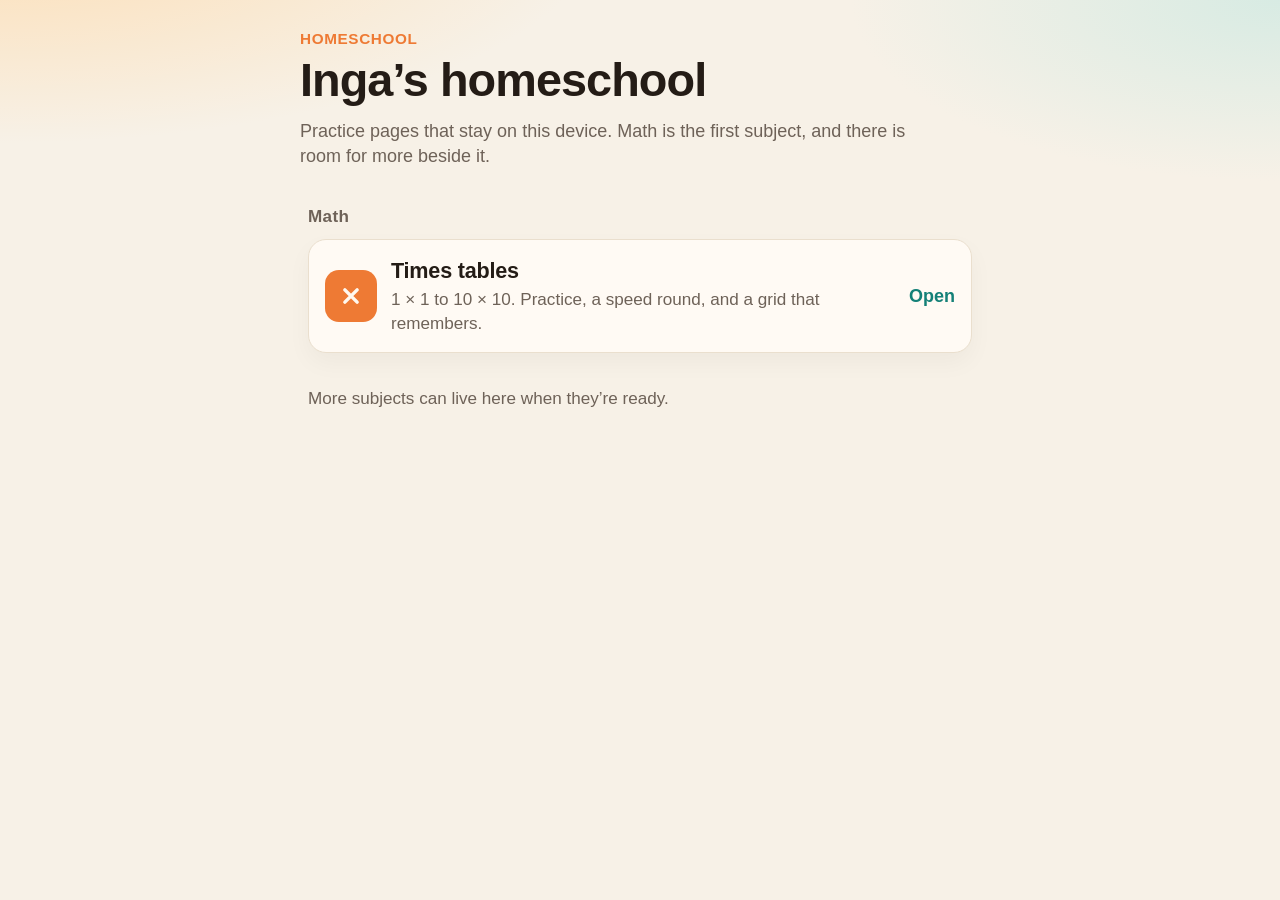
<file: index.html>
<!DOCTYPE html>
<html lang="en">
<head>
  <meta charset="utf-8">
  <meta name="viewport" content="width=device-width, initial-scale=1">
  <title>Inga’s homeschool</title>
  <meta name="description" content="Practice pages for Inga. Math is here, with room for more subjects later.">
  <meta name="theme-color" content="#f7f1e7">
  <meta name="color-scheme" content="light">
  <link rel="icon" href="math/calculation/icon-192.png" type="image/png">
  <link rel="stylesheet" href="site.css">
</head>
<body>
  <main class="wrap">
    <p class="kicker">Homeschool</p>
    <h1>Inga’s homeschool</h1>
    <p class="lede">Practice pages that stay on this device. Math is the first subject, and there is room for more beside it.</p>

    <div class="shelf">
      <section class="subject" aria-labelledby="math-heading">
        <h2 id="math-heading"><a href="math/">Math</a></h2>
        <a class="card" href="math/calculation/">
          <span class="mark" aria-hidden="true">
            <svg width="28" height="28" viewBox="0 0 64 64">
              <path d="M18 18 L46 46 M46 18 L18 46" stroke="#fff8ef" stroke-width="8" stroke-linecap="round"/>
            </svg>
          </span>
          <span>
            <span class="card-title">Times tables</span>
            <span class="card-text">1 × 1 to 10 × 10. Practice, a speed round, and a grid that remembers.</span>
          </span>
          <span class="go" aria-hidden="true">Open</span>
        </a>
      </section>
    </div>

    <p class="later">More subjects can live here when they’re ready.</p>
  </main>
</body>
</html>
</file>
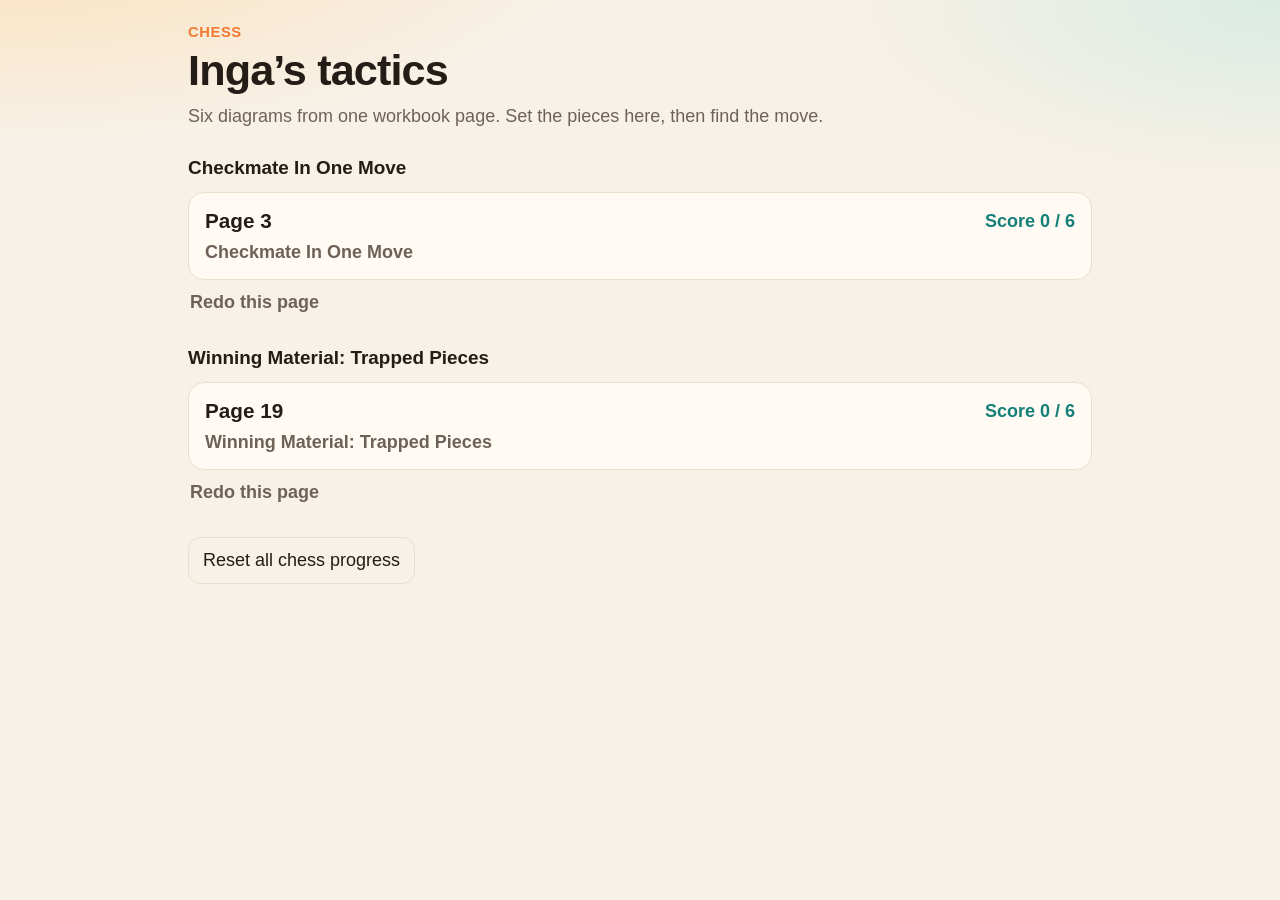
<file: chess/index.html>
<!DOCTYPE html>
<html lang="en">
<head>
  <meta charset="utf-8">
  <meta name="viewport" content="width=device-width, initial-scale=1, viewport-fit=cover">
  <meta name="robots" content="noindex, nofollow">
  <title>Inga’s chess</title>
  <meta name="theme-color" content="#f7f1e7">
  <meta name="color-scheme" content="light">
  <link rel="stylesheet" href="vendor/chessground.base.css">
  <link rel="stylesheet" href="vendor/chessground.brown.css">
  <link rel="stylesheet" href="vendor/chessground.cburnett.css">
  <link rel="stylesheet" href="styles.css">
</head>
<body>
  <main id="view-list" class="view"></main>
  <main id="view-play" class="view" hidden></main>
  <main id="view-check" class="view" hidden></main>
  <dialog id="reset-all" aria-labelledby="reset-all-title">
    <h2 id="reset-all-title">Reset all chess progress?</h2>
    <p>This clears every page’s score on this device.</p>
    <button type="button" class="hold" id="reset-hold"><span>Hold to reset</span></button>
    <button type="button" class="go" id="reset-cancel" autofocus>Keep my scores</button>
  </dialog>
  <script type="module" src="app.js"></script>
</body>
</html>
</file>
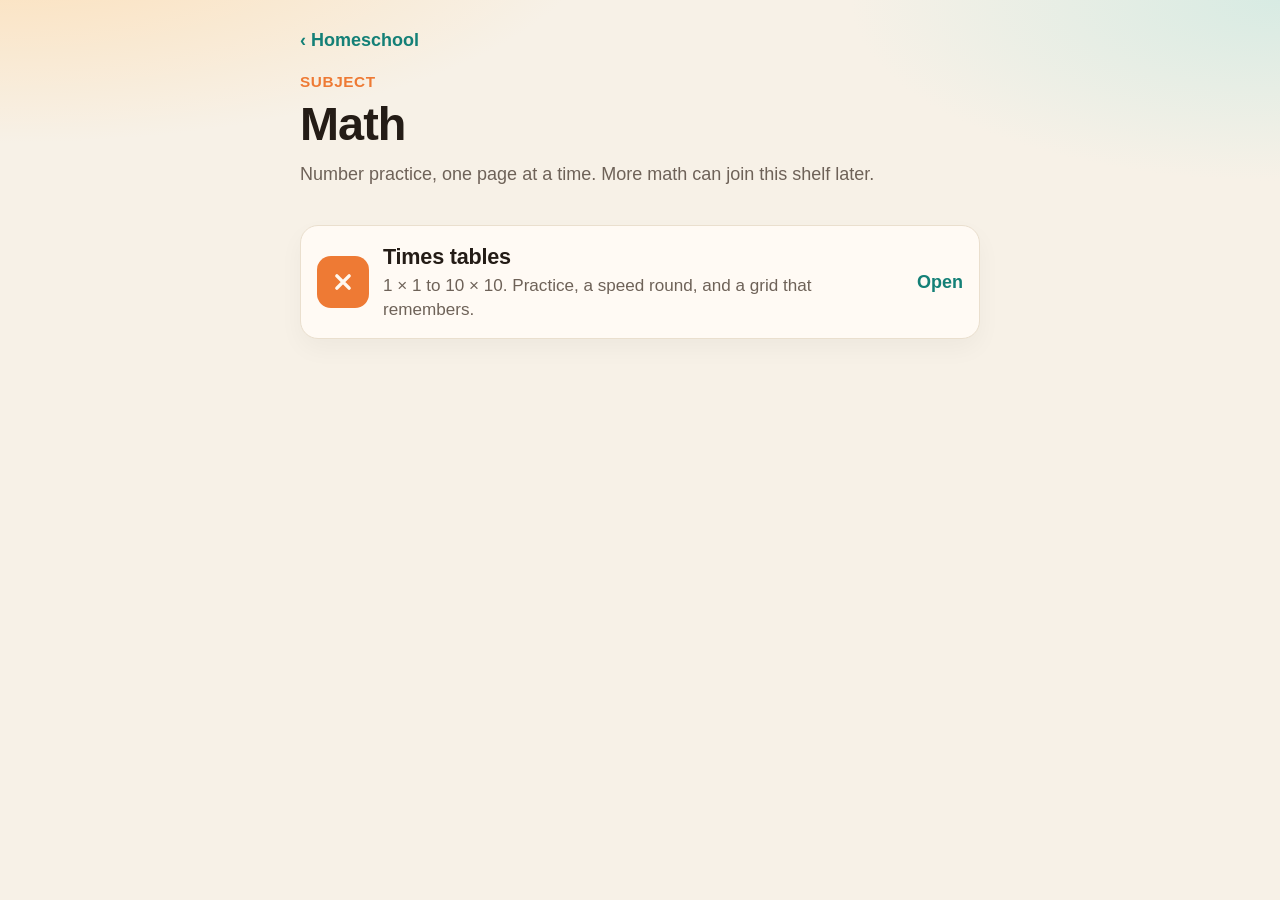
<file: math/index.html>
<!DOCTYPE html>
<html lang="en">
<head>
  <meta charset="utf-8">
  <meta name="viewport" content="width=device-width, initial-scale=1">
  <title>Math · Inga’s homeschool</title>
  <meta name="description" content="Math practice for Inga, starting with the times tables.">
  <meta name="theme-color" content="#f7f1e7">
  <meta name="color-scheme" content="light">
  <link rel="icon" href="calculation/icon-192.png" type="image/png">
  <link rel="stylesheet" href="../site.css">
</head>
<body>
  <main class="wrap">
    <a class="back" href="../">‹ Homeschool</a>
    <p class="kicker">Subject</p>
    <h1>Math</h1>
    <p class="lede">Number practice, one page at a time. More math can join this shelf later.</p>

    <div class="shelf">
      <a class="card" href="calculation/">
        <span class="mark" aria-hidden="true">
          <svg width="28" height="28" viewBox="0 0 64 64">
            <path d="M18 18 L46 46 M46 18 L18 46" stroke="#fff8ef" stroke-width="8" stroke-linecap="round"/>
          </svg>
        </span>
        <span>
          <span class="card-title">Times tables</span>
          <span class="card-text">1 × 1 to 10 × 10. Practice, a speed round, and a grid that remembers.</span>
        </span>
        <span class="go" aria-hidden="true">Open</span>
      </a>
    </div>
  </main>
</body>
</html>
</file>
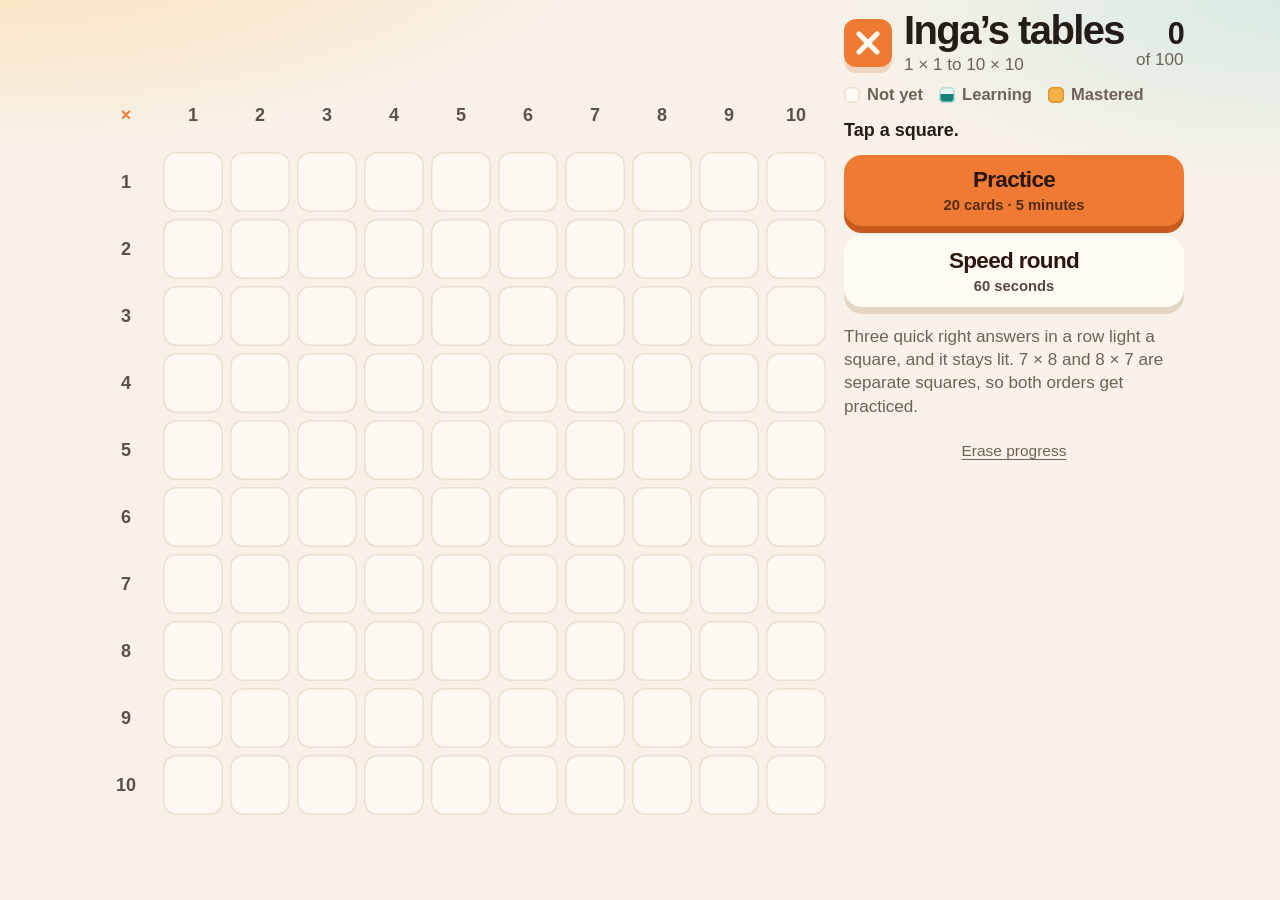
<file: math/calculation/index.html>
<!DOCTYPE html>
<html lang="en">
<head>
  <meta charset="utf-8">
  <meta name="viewport" content="width=device-width, initial-scale=1, viewport-fit=cover">
  <title>Inga’s tables</title>
  <meta name="description" content="Practice the times tables from 1×1 to 10×10. Progress stays on this device.">
  <meta name="theme-color" content="#f7f1e7">
  <meta name="color-scheme" content="light">
  <meta name="apple-mobile-web-app-capable" content="yes">
  <meta name="mobile-web-app-capable" content="yes">
  <meta name="apple-mobile-web-app-title" content="Tables">
  <meta name="apple-mobile-web-app-status-bar-style" content="default">
  <link rel="manifest" href="manifest.json">
  <link rel="icon" href="icon-192.png" type="image/png">
  <link rel="apple-touch-icon" href="icon-192.png">
  <link rel="stylesheet" href="styles.css">
</head>
<body>
  <main id="home" class="screen">
    <header class="brand">
      <svg class="mark" viewBox="0 0 64 64" aria-hidden="true">
        <rect width="64" height="64" rx="16" fill="#ee7a34"/>
        <path d="M20 20 L44 44 M44 20 L20 44" stroke="#fff8ef" stroke-width="7" stroke-linecap="round"/>
      </svg>
      <div class="brand-text">
        <h1>Inga’s tables</h1>
        <p>1 × 1 to 10 × 10</p>
      </div>
      <p class="lit"><strong id="lit-num">0</strong> of 100</p>
    </header>

    <div class="board">
      <div id="grid" class="grid" aria-hidden="true"></div>
    </div>
    <p id="grid-summary" class="sr-only"></p>

    <div class="panel">
      <ul class="legend" aria-label="Square colors">
        <li><i class="swatch swatch-new" aria-hidden="true"></i> Not yet</li>
        <li><i class="swatch swatch-learning" aria-hidden="true"></i> Learning</li>
        <li><i class="swatch swatch-mastered" aria-hidden="true"></i> Mastered</li>
      </ul>
      <p id="cell-info" class="cell-info" aria-live="polite">Tap a square.</p>
      <div class="actions">
        <button type="button" class="go" id="start-practice">
          <span class="go-title">Practice</span>
          <span class="go-sub">20 cards · 5 minutes</span>
        </button>
        <button type="button" class="go go-alt" id="start-speed">
          <span class="go-title">Speed round</span>
          <span class="go-sub" id="best-label">60 seconds</span>
        </button>
      </div>
      <p class="why">Three quick right answers in a row light a square, and it stays lit. 7 × 8 and 8 × 7 are separate squares, so both orders get practiced.</p>
      <button type="button" class="quiet" id="open-reset">Erase progress</button>
    </div>
  </main>

  <section id="play" class="screen" hidden>
    <header class="bar">
      <button type="button" class="back" id="play-back"><span aria-hidden="true">‹</span> Grid</button>
      <p class="bar-mid" id="play-count">1 / 20</p>
      <p class="bar-time" id="play-time">5:00</p>
    </header>
    <div class="timerbar" aria-hidden="true"><span id="play-bar"></span></div>
    <div class="play-frame">
      <div class="prompt">
        <h2 class="sr-only">Practice</h2>
        <p id="play-problem" class="problem" aria-live="polite"></p>
        <p id="play-entry" class="entry" aria-hidden="true"></p>
        <div id="play-feedback" class="feedback" aria-live="polite" aria-atomic="true">
          <p id="play-note"></p>
          <p id="play-trick" class="trick" hidden></p>
        </div>
      </div>
      <div class="answer-side">
        <div class="pad" id="play-pad">
          <button type="button" class="key" data-key="1">1</button>
          <button type="button" class="key" data-key="2">2</button>
          <button type="button" class="key" data-key="3">3</button>
          <button type="button" class="key" data-key="4">4</button>
          <button type="button" class="key" data-key="5">5</button>
          <button type="button" class="key" data-key="6">6</button>
          <button type="button" class="key" data-key="7">7</button>
          <button type="button" class="key" data-key="8">8</button>
          <button type="button" class="key" data-key="9">9</button>
          <button type="button" class="key" data-key="del" aria-label="Delete">
            <svg viewBox="0 0 24 24" aria-hidden="true" width="28" height="28">
              <path d="M8 5h12a2 2 0 0 1 2 2v10a2 2 0 0 1-2 2H8l-6-7 6-7z" fill="none" stroke="currentColor" stroke-width="2" stroke-linejoin="round"/>
              <path d="M11 9l6 6M17 9l-6 6" stroke="currentColor" stroke-width="2" stroke-linecap="round"/>
            </svg>
          </button>
          <button type="button" class="key" data-key="0">0</button>
          <button type="button" class="key ok" data-key="ok">OK</button>
        </div>
        <button type="button" class="go" id="play-continue" hidden>Continue</button>
      </div>
    </div>
  </section>

  <section id="sprint" class="screen" hidden>
    <header class="bar">
      <button type="button" class="back" id="speed-back"><span aria-hidden="true">‹</span> Grid</button>
      <p class="bar-mid">
        <span id="speed-score">0 right</span>
        <span class="bar-sub" id="speed-best">First round</span>
      </p>
      <p class="bar-time" id="speed-time">60</p>
    </header>
    <div class="timerbar" aria-hidden="true"><span id="speed-bar"></span></div>
    <div class="play-frame">
      <div class="prompt">
        <h2 class="sr-only">Speed round</h2>
        <p id="speed-problem" class="problem" aria-live="polite"></p>
        <p id="speed-entry" class="entry" aria-hidden="true"></p>
        <p id="speed-note" class="feedback" aria-live="polite"></p>
        <p id="speed-hint" class="hint" hidden>It checks itself when the number is complete.</p>
      </div>
      <div class="answer-side">
        <div class="pad" id="speed-pad">
          <button type="button" class="key" data-key="1">1</button>
          <button type="button" class="key" data-key="2">2</button>
          <button type="button" class="key" data-key="3">3</button>
          <button type="button" class="key" data-key="4">4</button>
          <button type="button" class="key" data-key="5">5</button>
          <button type="button" class="key" data-key="6">6</button>
          <button type="button" class="key" data-key="7">7</button>
          <button type="button" class="key" data-key="8">8</button>
          <button type="button" class="key" data-key="9">9</button>
          <button type="button" class="key" data-key="del" aria-label="Delete">
            <svg viewBox="0 0 24 24" aria-hidden="true" width="28" height="28">
              <path d="M8 5h12a2 2 0 0 1 2 2v10a2 2 0 0 1-2 2H8l-6-7 6-7z" fill="none" stroke="currentColor" stroke-width="2" stroke-linejoin="round"/>
              <path d="M11 9l6 6M17 9l-6 6" stroke="currentColor" stroke-width="2" stroke-linecap="round"/>
            </svg>
          </button>
          <button type="button" class="key" data-key="0">0</button>
          <button type="button" class="key ok" data-key="ok">OK</button>
        </div>
      </div>
    </div>
  </section>

  <section id="summary" class="screen" hidden>
    <div class="summary-card">
      <p id="sum-kicker" class="kicker"></p>
      <h2 id="sum-title" tabindex="-1"></h2>
      <p id="sum-detail"></p>
      <p id="sum-extra" hidden></p>
      <div class="actions">
        <button type="button" class="go" id="sum-again">Another round</button>
        <button type="button" class="go go-alt" id="sum-home">Back to the grid</button>
      </div>
    </div>
  </section>

  <div id="celebrate" class="celebrate" hidden>
    <div class="celebrate-card" role="dialog" aria-modal="true" aria-labelledby="celebrate-title">
      <p id="celebrate-kicker" class="kicker"></p>
      <h2 id="celebrate-title"></h2>
      <p id="celebrate-sub"></p>
      <div id="celebrate-row" class="mini-row" hidden></div>
      <button type="button" class="go" id="celebrate-go">Keep going</button>
    </div>
  </div>

  <dialog id="reset-dialog" aria-labelledby="reset-title">
    <h2 id="reset-title">Erase everything on this device?</h2>
    <p id="reset-copy">This clears the squares, what practice remembers, and the speed-round best.</p>
    <button type="button" class="hold" id="reset-hold"><span>Hold to erase</span></button>
    <button type="button" class="go" id="reset-cancel" autofocus>Keep my squares</button>
  </dialog>

  <noscript><p class="why">Inga’s tables needs JavaScript. Progress is saved on this device only.</p></noscript>
  <script type="module" src="app.js"></script>
</body>
</html>
</file>
<file: site.css>
:root {
  --paper: #f7f1e7;
  --paper-2: #fffaf4;
  --ink: #241c16;
  --soft: #6e6258;
  --line: #eadfce;
  --persimmon: #ee7a34;
  --teal: #148077;
  --shadow: #e4d5c3;
  color-scheme: light;
  font-family: ui-rounded, "Avenir Next", "Segoe UI", Inter, "Noto Sans", sans-serif;
  font-size: 18px;
  line-height: 1.4;
  color: var(--ink);
}

* { box-sizing: border-box; }

html, body {
  margin: 0;
  min-height: 100%;
  background: var(--paper);
}

body {
  min-height: 100dvh;
  background-image:
    radial-gradient(ellipse 90% 46% at 0% -8%, rgba(255, 214, 160, 0.7), transparent 52%),
    radial-gradient(ellipse 70% 42% at 100% 0%, rgba(190, 230, 224, 0.55), transparent 48%);
}

a { color: inherit; }

a:focus { outline: none; }
a:focus-visible {
  outline: 3px solid var(--teal);
  outline-offset: 3px;
}

.wrap {
  width: min(40rem, 100%);
  margin: 0 auto;
  padding: calc(28px + env(safe-area-inset-top)) 20px calc(36px + env(safe-area-inset-bottom));
}

.back {
  display: inline-block;
  margin: 0 0 18px;
  color: var(--teal);
  font-weight: 650;
  text-decoration: none;
}

.back:hover { text-decoration: underline; }

.kicker {
  margin: 0 0 6px;
  color: var(--persimmon);
  font-size: 0.85rem;
  font-weight: 750;
  letter-spacing: 0.04em;
  text-transform: uppercase;
}

h1 {
  margin: 0;
  font-size: clamp(2rem, 6vw, 2.6rem);
  line-height: 1.1;
  letter-spacing: -0.02em;
}

.lede {
  margin: 12px 0 0;
  max-width: 34rem;
  color: var(--soft);
}

.shelf {
  display: grid;
  gap: 14px;
  margin-top: 28px;
}

.subject {
  margin: 0;
  padding: 8px 8px 12px;
}

.subject h2 {
  margin: 0;
  font-size: 0.95rem;
  font-weight: 650;
  letter-spacing: 0.02em;
}

.subject h2 a {
  color: var(--soft);
  text-decoration: none;
}

.subject h2 a:hover { color: var(--teal); }

.card {
  display: grid;
  grid-template-columns: auto 1fr auto;
  align-items: center;
  gap: 14px;
  margin-top: 10px;
  padding: 16px;
  background: var(--paper-2);
  border: 1px solid var(--line);
  border-radius: 18px;
  box-shadow: 0 10px 24px rgba(36, 28, 22, 0.04);
  text-decoration: none;
}

.card:hover {
  border-color: #d7c3a8;
}

.mark {
  width: 52px;
  height: 52px;
  border-radius: 14px;
  background: var(--persimmon);
  display: grid;
  place-items: center;
}

.mark svg { display: block; }

.card-title {
  display: block;
  font-size: 1.2rem;
  font-weight: 750;
  letter-spacing: -0.01em;
}

.card-text {
  display: block;
  margin-top: 2px;
  color: var(--soft);
  font-size: 0.95rem;
}

.go {
  color: var(--teal);
  font-weight: 750;
}

.later {
  margin: 22px 8px 0;
  color: var(--soft);
  font-size: 0.95rem;
}
</file>
<file: chess/vendor/chessground.base.css>
.cg-wrap {
  box-sizing: content-box;
  position: relative;
  display: block;
}

cg-container {
  position: absolute;
  width: 100%;
  height: 100%;
  display: block;
  top: 0;
}

cg-board {
  position: absolute;
  top: 0;
  left: 0;
  width: 100%;
  height: 100%;
  -webkit-user-select: none;
  -moz-user-select: none;
  -ms-user-select: none;
  user-select: none;
  line-height: 0;
  background-size: cover;
}

.cg-wrap.manipulable cg-board {
  cursor: pointer;
}

cg-board square {
  position: absolute;
  top: 0;
  left: 0;
  width: 12.5%;
  height: 12.5%;
  pointer-events: none;
}

cg-board square.move-dest {
  pointer-events: auto;
}

cg-board square.last-move {
  will-change: transform;
}

.cg-wrap piece {
  position: absolute;
  top: 0;
  left: 0;
  width: 12.5%;
  height: 12.5%;
  background-size: cover;
  z-index: 2;
  will-change: transform;
  pointer-events: none;
}

cg-board piece.dragging {
  cursor: move;
  /* !important to override z-index from 3D piece inline style */
  z-index: 11 !important;
}

piece.anim {
  z-index: 8;
}

piece.fading {
  z-index: 1;
  opacity: 0.5;
}

.cg-wrap piece.ghost {
  opacity: 0.3;
}

.cg-wrap piece svg {
  overflow: hidden;
  position: relative;
  top: 0px;
  left: 0px;
  width: 100%;
  height: 100%;
  pointer-events: none;
  z-index: 2;
  opacity: 0.6;
}

.cg-wrap cg-auto-pieces,
.cg-wrap .cg-shapes,
.cg-wrap .cg-custom-svgs {
  overflow: visible;
  position: absolute;
  top: 0px;
  left: 0px;
  width: 100%;
  height: 100%;
  pointer-events: none;
}

.cg-wrap cg-auto-pieces {
  z-index: 2;
}

.cg-wrap cg-auto-pieces piece {
  opacity: 0.3;
}

.cg-wrap .cg-shapes {
  overflow: hidden;
  opacity: 0.6;
  z-index: 2;
}

.cg-wrap .cg-custom-svgs {
  /* over piece.anim = 8, but under piece.dragging = 11 */
  z-index: 9;
}

.cg-wrap .cg-custom-svgs svg {
  overflow: visible;
}

.cg-wrap coords {
  position: absolute;
  display: flex;
  pointer-events: none;
  opacity: 0.8;
  font-family: sans-serif;
  font-size: 9px;
}

.cg-wrap coords.ranks {
  left: 4px;
  top: -20px;
  flex-flow: column-reverse;
  height: 100%;
  width: 12px;
}

.cg-wrap coords.ranks.black {
  flex-flow: column;
}

.cg-wrap coords.ranks.left {
  left: -15px;
  align-items: flex-end;
}

.cg-wrap coords.files {
  bottom: -4px;
  left: 24px;
  flex-flow: row;
  width: 100%;
  height: 16px;
  text-transform: uppercase;
  text-align: center;
}

.cg-wrap coords.files.black {
  flex-flow: row-reverse;
}

.cg-wrap coords coord {
  flex: 1 1 auto;
}

.cg-wrap coords.ranks coord {
  transform: translateY(39%);
}

.cg-wrap coords.squares {
  bottom: 0;
  left: 0;
  text-transform: uppercase;
  text-align: right;
  flex-flow: column-reverse;
  height: 100%;
  width: 12.5%;
}

.cg-wrap coords.squares.black {
  flex-flow: column;
}

.cg-wrap coords.squares.left {
  text-align: left;
}

.cg-wrap coords.squares coord {
  padding: 6% 4%;
}

.cg-wrap coords.squares.rank2 {
  transform: translateX(100%);
}

.cg-wrap coords.squares.rank3 {
  transform: translateX(200%);
}

.cg-wrap coords.squares.rank4 {
  transform: translateX(300%);
}

.cg-wrap coords.squares.rank5 {
  transform: translateX(400%);
}

.cg-wrap coords.squares.rank6 {
  transform: translateX(500%);
}

.cg-wrap coords.squares.rank7 {
  transform: translateX(600%);
}

.cg-wrap coords.squares.rank8 {
  transform: translateX(700%);
}
</file>
<file: chess/vendor/chessground.brown.css>
/** Colored board squares as an embedded SVG */
cg-board {
  background-color: #f0d9b5;
  background-image: url('[data-uri]');
}

/** Interactive board square colors */
cg-board square.move-dest {
  background: radial-gradient(rgba(20, 85, 30, 0.5) 22%, #208530 0, rgba(0, 0, 0, 0.3) 0, rgba(0, 0, 0, 0) 0);
}
cg-board square.premove-dest {
  background: radial-gradient(rgba(20, 30, 85, 0.5) 22%, #203085 0, rgba(0, 0, 0, 0.3) 0, rgba(0, 0, 0, 0) 0);
}
cg-board square.oc.move-dest {
  background: radial-gradient(transparent 0%, transparent 80%, rgba(20, 85, 0, 0.3) 80%);
}
cg-board square.oc.premove-dest {
  background: radial-gradient(transparent 0%, transparent 80%, rgba(20, 30, 85, 0.2) 80%);
}
cg-board square.move-dest:hover {
  background: rgba(20, 85, 30, 0.3);
}
cg-board square.premove-dest:hover {
  background: rgba(20, 30, 85, 0.2);
}
cg-board square.last-move {
  background-color: rgba(155, 199, 0, 0.41);
}
cg-board square.selected {
  background-color: rgba(20, 85, 30, 0.5);
}
cg-board square.check {
  background: radial-gradient(
    ellipse at center,
    rgba(255, 0, 0, 1) 0%,
    rgba(231, 0, 0, 1) 25%,
    rgba(169, 0, 0, 0) 89%,
    rgba(158, 0, 0, 0) 100%
  );
}
cg-board square.current-premove {
  background-color: rgba(20, 30, 85, 0.5);
}

/** Alternating colors in rank/file/square labels */
.cg-wrap coords:nth-child(odd) coord:nth-child(even),
.cg-wrap coords.squares:nth-child(even) coord:nth-child(odd),
.cg-wrap.orientation-black coords.files:nth-child(even) coord:nth-child(odd),
.cg-wrap coords.files:nth-child(even) coord:nth-child(even) {
  color: rgba(72, 72, 72, 0.8);
}

.cg-wrap coords:nth-child(odd) coord:nth-child(odd),
.cg-wrap coords.squares:nth-child(even) coord:nth-child(even),
.cg-wrap.orientation-black coords.files:nth-child(even) coord:nth-child(even),
.cg-wrap coords.files:nth-child(even) coord:nth-child(odd) {
  color: rgba(255, 255, 255, 0.8);
}
</file>
<file: chess/vendor/chessground.cburnett.css>
/** Embedded SVGs for all chess pieces */
.cg-wrap piece.pawn.white {
  background-image: url('[data-uri]');
}
.cg-wrap piece.bishop.white {
  background-image: url('[data-uri]');
}
.cg-wrap piece.knight.white {
  background-image: url('[data-uri]');
}
.cg-wrap piece.rook.white {
  background-image: url('[data-uri]');
}
.cg-wrap piece.queen.white {
  background-image: url('[data-uri]');
}
.cg-wrap piece.king.white {
  background-image: url('[data-uri]');
}
.cg-wrap piece.pawn.black {
  background-image: url('[data-uri]');
}
.cg-wrap piece.bishop.black {
  background-image: url('[data-uri]');
}
.cg-wrap piece.knight.black {
  background-image: url('[data-uri]');
}
.cg-wrap piece.rook.black {
  background-image: url('[data-uri]');
}
.cg-wrap piece.queen.black {
  background-image: url('[data-uri]');
}
.cg-wrap piece.king.black {
  background-image: url('[data-uri]');
}
</file>
<file: chess/styles.css>
:root {
  --paper: #f7f1e7;
  --paper-2: #fffaf4;
  --ink: #241c16;
  --soft: #6e6258;
  --line: #eadfce;
  --persimmon: #ee7a34;
  --teal: #148077;
  --bad: #9c3b2e;
  color-scheme: light;
  font-family: ui-rounded, "Avenir Next", "Segoe UI", Inter, "Noto Sans", sans-serif;
  font-size: 18px;
  line-height: 1.4;
  color: var(--ink);
}

* { box-sizing: border-box; }

html, body {
  margin: 0;
  min-height: 100%;
  background: var(--paper);
}

body {
  min-height: 100dvh;
  background-image:
    radial-gradient(ellipse 90% 46% at 0% -8%, rgba(255, 214, 160, 0.65), transparent 52%),
    radial-gradient(ellipse 70% 42% at 100% 0%, rgba(190, 230, 224, 0.5), transparent 48%);
}

button, input { font: inherit; color: inherit; }
button { cursor: pointer; }

a { color: var(--teal); font-weight: 650; }
a:focus-visible, button:focus-visible, input:focus-visible {
  outline: 3px solid var(--teal);
  outline-offset: 3px;
}

.wrap {
  width: min(52rem, 100%);
  margin: 0 auto;
  padding: calc(22px + env(safe-area-inset-top)) 16px calc(28px + env(safe-area-inset-bottom));
}

.kicker {
  margin: 0 0 4px;
  color: var(--persimmon);
  font-size: 0.82rem;
  font-weight: 750;
  letter-spacing: 0.04em;
  text-transform: uppercase;
}

h1 {
  margin: 0;
  font-size: clamp(1.8rem, 5vw, 2.4rem);
  line-height: 1.1;
  letter-spacing: -0.02em;
}

.lede { margin: 10px 0 0; color: var(--soft); max-width: 36rem; }

.group { margin-top: 26px; }
.group h2 { margin: 0 0 8px; font-size: 1.05rem; }

.page-link {
  display: grid;
  grid-template-columns: 1fr auto;
  gap: 4px 12px;
  margin-top: 10px;
  padding: 14px 16px;
  background: var(--paper-2);
  border: 1px solid var(--line);
  border-radius: 16px;
  text-decoration: none;
  color: inherit;
}

.page-link strong { font-size: 1.15rem; }
.page-link span { color: var(--soft); }
.score-pill,
.page-link .score-pill {
  align-self: center;
  font-weight: 750;
  color: var(--teal);
}
.score-pill .with-hint,
.page-link .score-pill .with-hint { color: var(--soft); font-weight: 650; }
.score-pill.done,
.page-link .score-pill.done { color: var(--persimmon); }

.page-row { margin-top: 10px; }
.page-row .page-link { margin-top: 0; }
.redo {
  margin-top: 6px;
  border: 0;
  background: transparent;
  color: var(--soft);
  font-weight: 650;
  padding: 4px 2px;
}
.note.help { color: var(--soft); }

.reset-all {
  margin-top: 28px;
}

dialog {
  width: min(24rem, calc(100% - 32px));
  border: 0;
  border-radius: 18px;
  padding: 18px;
  background: var(--paper-2);
  color: var(--ink);
}
dialog::backdrop { background: rgba(36, 28, 22, 0.46); }
dialog h2 { margin: 0; font-size: 1.35rem; }
dialog p { margin: 8px 0 16px; color: var(--soft); }
.hold {
  position: relative;
  isolation: isolate;
  overflow: hidden;
  width: 100%;
  min-height: 52px;
  margin-bottom: 10px;
  border: 2px solid #e4c2b4;
  border-radius: 14px;
  background: var(--paper-2);
  color: #8a3b2a;
  font-weight: 800;
  touch-action: none;
  user-select: none;
}
.hold::before {
  content: "";
  position: absolute;
  inset: 0 auto 0 0;
  width: calc(var(--hold, 0) * 100%);
  background: #f6d2c6;
  z-index: -1;
}
.hold span { position: relative; z-index: 1; }

.play-top, .check-top {
  display: flex;
  justify-content: space-between;
  align-items: end;
  gap: 12px;
  margin-bottom: 12px;
}

.score-pill { white-space: nowrap; }

@media (max-width: 640px) {
  .play-top, .check-top { flex-direction: column; align-items: flex-start; }
}

.play-top p, .check-top p { margin: 0; }

.stage {
  display: grid;
  gap: 16px;
}

@media (min-width: 860px) {
  .stage { grid-template-columns: minmax(280px, 560px) minmax(220px, 1fr); align-items: start; }
}

.board-column { min-width: 0; }

.board-wrap {
  width: min(96vw, 70dvh, 560px);
  aspect-ratio: 1;
}

.board-wrap > div, .board-wrap .cg-wrap { width: 100%; height: 100%; }

.result {
  display: flex;
  align-items: center;
  gap: 12px;
  width: min(96vw, 70dvh, 560px);
  margin: 12px 0 0;
  padding: 12px 14px;
  border-radius: 16px;
  background: #e5f6ec;
  color: #14643a;
  font-weight: 800;
  animation: result-in 0.28s ease;
}
.result[hidden] { display: none; }
.result.bad { background: #fdecea; color: #8a3328; }
.result.help { background: #f3eee8; color: #3f3832; border: 1px solid #e4d8cb; }
.result .mark { width: 2.75rem; height: 2.75rem; flex: none; }
.result-title { display: block; font-size: 1.45rem; line-height: 1.15; }
.result-extra { display: block; margin-top: 2px; font-size: 1rem; font-weight: 650; }

.board-wrap.flash-good cg-board square.last-move {
  background-color: rgba(47, 158, 91, 0.5);
  animation: square-good 0.7s ease;
}
.board-wrap.flash-bad cg-board square.last-move {
  background-color: rgba(196, 74, 58, 0.42);
  animation: square-bad 0.85s ease;
}

@keyframes result-in {
  from { opacity: 0; transform: translateY(6px); }
  to { opacity: 1; transform: none; }
}
@keyframes square-good {
  0% { background-color: rgba(47, 158, 91, 0.92); }
  100% { background-color: rgba(47, 158, 91, 0.5); }
}
@keyframes square-bad {
  0% { background-color: rgba(196, 74, 58, 0.88); }
  100% { background-color: rgba(196, 74, 58, 0.42); }
}

@media (prefers-reduced-motion: reduce) {
  .result,
  .board-wrap.flash-good cg-board square.last-move,
  .board-wrap.flash-bad cg-board square.last-move {
    animation: none;
  }
}

.side {
  background: var(--paper-2);
  border: 1px solid var(--line);
  border-radius: 16px;
  padding: 14px;
}

.note {
  min-height: 1.4em;
  margin: 0 0 12px;
  font-weight: 700;
}
.note.bad { color: var(--bad); }
.note.good { color: var(--teal); }

.actions { display: flex; flex-wrap: wrap; gap: 8px; }

button.go, a.go {
  border: 0;
  border-radius: 12px;
  padding: 10px 14px;
  background: var(--persimmon);
  color: #fffaf4;
  font-weight: 750;
  text-decoration: none;
}
button.quiet {
  border: 1px solid var(--line);
  border-radius: 12px;
  padding: 10px 14px;
  background: transparent;
}

.photo {
  width: 100%;
  border-radius: 12px;
  margin: 8px 0 18px;
  background: #fff;
}

.checks {
  display: grid;
  gap: 18px;
}

@media (min-width: 720px) {
  .checks { grid-template-columns: 1fr 1fr; }
}

.check-card h3 { margin: 0 0 8px; }
.mini {
  width: min(100%, 280px);
  aspect-ratio: 1;
}
.mini > div, .mini .cg-wrap { width: 100%; height: 100%; }
.fen {
  display: block;
  width: min(100%, 280px);
  margin-top: 8px;
  font-family: ui-monospace, monospace;
  font-size: 0.75rem;
}

.missing { color: var(--soft); }
</file>
<file: math/calculation/styles.css>
:root {
  --paper: #f7f1e7;
  --paper-2: #fffaf4;
  --ink: #241c16;
  --soft: #6e6258;
  --line: #eadfce;
  --amber: #f6b14a;
  --amber-deep: #e0962e;
  --persimmon: #ee7a34;
  --persimmon-deep: #c85a1e;
  --teal: #148077;
  --teal-deep: #0b5c56;
  --teal-soft: #e5f3f0;
  --slow: #a15c12;
  --shadow: #e4d5c3;
  color-scheme: light;
  font-family: ui-rounded, "Avenir Next", "Segoe UI", Inter, "Noto Sans", sans-serif;
  font-size: 18px;
  line-height: 1.35;
  color: var(--ink);
}

* { box-sizing: border-box; }

html, body {
  margin: 0;
  min-height: 100%;
  background: var(--paper);
  overflow-x: clip;
}

body {
  min-height: 100dvh;
  background-image:
    radial-gradient(ellipse 90% 46% at 0% -8%, rgba(255, 214, 160, 0.7), transparent 52%),
    radial-gradient(ellipse 70% 42% at 100% 0%, rgba(190, 230, 224, 0.55), transparent 48%);
}

button, input { font: inherit; color: inherit; }
button {
  cursor: pointer;
  touch-action: manipulation;
  -webkit-tap-highlight-color: transparent;
}
button:focus { outline: none; }
button:focus-visible {
  outline: 3px solid var(--teal);
  outline-offset: 3px;
}

[hidden] { display: none !important; }

.sr-only {
  position: absolute;
  width: 1px;
  height: 1px;
  padding: 0;
  margin: -1px;
  overflow: hidden;
  clip: rect(0, 0, 0, 0);
  white-space: nowrap;
  border: 0;
}

.screen { min-height: 100dvh; }

#home {
  display: flex;
  flex-direction: column;
  gap: 14px;
  width: min(720px, 100%);
  margin: 0 auto;
  padding: calc(16px + env(safe-area-inset-top)) 16px calc(18px + env(safe-area-inset-bottom));
}

.brand {
  display: flex;
  align-items: center;
  gap: 12px;
}

.mark {
  width: 48px;
  height: 48px;
  flex: none;
  filter: drop-shadow(0 6px 0 rgba(200, 90, 30, 0.18));
}

.brand-text { min-width: 0; }
.brand h1 {
  margin: 0;
  font-size: clamp(26px, 7vw, 40px);
  line-height: 1;
  letter-spacing: -0.04em;
}
.brand p {
  margin: 3px 0 0;
  color: var(--soft);
  font-size: 0.95rem;
}

.lit {
  margin: 0 0 0 auto;
  text-align: right;
  white-space: nowrap;
  color: var(--soft);
  font-size: 0.95rem;
  font-variant-numeric: tabular-nums;
}
.lit strong {
  display: block;
  color: var(--ink);
  font-size: 1.7rem;
  letter-spacing: -0.04em;
  line-height: 1;
}

.board { display: flex; justify-content: center; }

.grid {
  display: grid;
  grid-template-columns: repeat(11, minmax(0, 1fr));
  gap: clamp(3px, 0.8vw, 7px);
  width: min(100%, max(200px, calc(100dvh - 390px)));
  overflow: hidden;
}

.head, .corner, .cell {
  aspect-ratio: 1;
  min-width: 0;
  min-height: 0;
  display: grid;
  place-items: center;
  user-select: none;
  -webkit-user-select: none;
}

.head, .corner {
  color: #5c5148;
  font-weight: 700;
  font-size: clamp(10px, 2.8vw, 18px);
  font-variant-numeric: tabular-nums;
}
.corner { color: var(--persimmon); font-weight: 800; }
.head.done { color: var(--persimmon-deep); font-weight: 800; }

.cell {
  position: relative;
  overflow: hidden;
  border-radius: 22%;
  background: rgba(255, 250, 244, 0.78);
  box-shadow: inset 0 0 0 1.5px var(--line);
  font-weight: 800;
  letter-spacing: -0.04em;
  color: #3d2914;
  font-size: clamp(10px, 3.1vw, 22px);
  cursor: pointer;
}
.cell.learning {
  background: var(--teal-soft);
  box-shadow: inset 0 0 0 1.5px #b7ddd7;
}
.cell.learning::after {
  content: "";
  position: absolute;
  left: 0;
  right: 0;
  bottom: 0;
  height: 22%;
  background: var(--teal);
}
.cell.learning[data-streak="1"]::after { height: 48%; }
.cell.learning[data-streak="2"]::after { height: 74%; }
.cell.mastered {
  background:
    linear-gradient(180deg, rgba(255, 255, 255, 0.5), rgba(255, 255, 255, 0) 46%),
    var(--amber);
  box-shadow: inset 0 0 0 1.5px var(--amber-deep);
}
.cell.is-selected { box-shadow: inset 0 0 0 2.5px var(--ink); }
.cell.just-lit { animation: glow 0.7s ease; }

@keyframes glow {
  0% { transform: scale(0.72); }
  55% { transform: scale(1.08); }
  100% { transform: scale(1); }
}

.legend {
  display: flex;
  flex-wrap: wrap;
  gap: 8px 16px;
  margin: 0;
  padding: 0;
  list-style: none;
  color: var(--soft);
  font-size: 0.92rem;
  font-weight: 700;
}
.legend li { display: flex; align-items: center; gap: 7px; }
.swatch {
  width: 16px;
  height: 16px;
  border-radius: 5px;
  box-shadow: inset 0 0 0 1.5px var(--line);
  background: var(--paper-2);
}
.swatch-learning {
  background: linear-gradient(to top, var(--teal) 55%, var(--teal-soft) 55%);
  box-shadow: inset 0 0 0 1.5px #b7ddd7;
}
.swatch-mastered {
  background: var(--amber);
  box-shadow: inset 0 0 0 1.5px var(--amber-deep);
}

.cell-info {
  margin: 0;
  min-height: 1.35em;
  color: var(--ink);
  font-weight: 700;
}

.panel {
  display: flex;
  flex-direction: column;
  gap: 12px;
}

.actions {
  display: flex;
  flex-direction: column;
  gap: 10px;
  padding-bottom: 6px;
}

.go {
  appearance: none;
  display: flex;
  flex-direction: column;
  align-items: center;
  justify-content: center;
  gap: 1px;
  width: 100%;
  min-height: 64px;
  padding: 10px 16px;
  border: 0;
  border-radius: 18px;
  background: var(--persimmon);
  color: #2a160c;
  box-shadow: 0 7px 0 var(--persimmon-deep);
  font-weight: 800;
}
.go-title { font-size: 1.25rem; letter-spacing: -0.03em; }
.go-sub { font-size: 0.82rem; font-weight: 700; opacity: 0.78; }
.go:active { transform: translateY(3px); box-shadow: 0 3px 0 var(--persimmon-deep); }
.go-alt {
  background: var(--paper-2);
  box-shadow: 0 7px 0 var(--shadow);
}
.go-alt:active { box-shadow: 0 3px 0 var(--shadow); }

.why {
  margin: 0;
  color: var(--soft);
  font-size: 0.95rem;
}

.quiet {
  align-self: center;
  min-height: 44px;
  padding: 8px 12px;
  border: 0;
  background: transparent;
  color: var(--soft);
  font-size: 0.86rem;
  text-decoration: underline;
  text-underline-offset: 3px;
}

#play, #sprint {
  display: flex;
  flex-direction: column;
  height: 100dvh;
  overflow: hidden;
  padding-bottom: env(safe-area-inset-bottom);
}

.bar {
  display: grid;
  grid-template-columns: 1fr auto 1fr;
  align-items: center;
  gap: 8px;
  flex: none;
  padding: calc(6px + env(safe-area-inset-top)) 12px 4px;
}
.back {
  justify-self: start;
  min-height: 44px;
  padding: 0 6px;
  border: 0;
  background: transparent;
  color: var(--teal-deep);
  font-weight: 800;
}
.bar-mid {
  margin: 0;
  text-align: center;
  font-weight: 800;
  font-variant-numeric: tabular-nums;
}
.bar-sub {
  display: block;
  color: var(--soft);
  font-size: 0.75rem;
  font-weight: 700;
}
.bar-time {
  margin: 0;
  justify-self: end;
  font-weight: 800;
  font-variant-numeric: tabular-nums;
  font-size: 1.15rem;
}

.timerbar {
  flex: none;
  height: 8px;
  margin: 4px 16px 0;
  border-radius: 99px;
  background: #eadfce;
  overflow: hidden;
}
.timerbar span {
  display: block;
  height: 100%;
  width: 100%;
  background: var(--teal);
  transform-origin: left center;
  transform: scaleX(1);
}
.timerbar.is-low span { background: var(--persimmon); }

.play-frame {
  flex: 1;
  min-height: 0;
  display: flex;
  flex-direction: column;
  padding: 8px 16px 12px;
}
.prompt {
  flex: 1;
  min-height: 0;
  display: flex;
  flex-direction: column;
  justify-content: center;
  text-align: center;
  overflow: auto;
}
.problem, .entry, .key, .cell {
  -webkit-touch-callout: none;
}
.problem {
  margin: 0;
  font-size: clamp(56px, 16vw, 112px);
  font-weight: 800;
  letter-spacing: -0.05em;
  line-height: 0.95;
}
.problem.swap { animation: rise 0.18s ease; }
.problem.shake { animation: shake 0.28s ease; }
@keyframes rise {
  from { opacity: 0; transform: translateY(8px); }
  to { opacity: 1; transform: none; }
}
@keyframes shake {
  20% { transform: translateX(-3px); }
  40% { transform: translateX(3px); }
  60% { transform: translateX(-2px); }
  80% { transform: translateX(2px); }
}

.entry {
  width: fit-content;
  min-width: 2.4ch;
  margin: 10px auto 0;
  padding: 0 10px 2px;
  min-height: 1.05em;
  border-bottom: 4px solid #eadfce;
  font-size: clamp(40px, 11vw, 72px);
  font-weight: 800;
  letter-spacing: 0.02em;
  line-height: 1;
  font-variant-numeric: tabular-nums;
}
.entry.is-good { color: var(--teal-deep); }
.entry.is-slow { color: var(--slow); }
.entry.is-miss { color: var(--slow); }

.feedback { margin: 8px 0 0; }
.feedback p { margin: 0; }
.feedback .trick, .trick {
  margin: 6px auto 0;
  max-width: 28rem;
  color: var(--ink);
  font-size: 1.02rem;
  font-weight: 700;
}
#play-note, #speed-note {
  color: var(--soft);
  font-weight: 700;
}
.hint {
  margin: 8px 0 0;
  color: var(--soft);
  font-size: 0.9rem;
}

.answer-side {
  flex: none;
  display: flex;
  flex-direction: column;
  justify-content: flex-end;
  width: min(100%, 440px);
  margin: 8px auto 0;
}
.pad {
  display: grid;
  grid-template-columns: repeat(3, minmax(0, 1fr));
  gap: 8px;
}
.key {
  appearance: none;
  min-height: 64px;
  border: 0;
  border-radius: 16px;
  background: var(--paper-2);
  box-shadow: 0 4px 0 var(--shadow);
  font-size: 1.7rem;
  font-weight: 800;
  font-variant-numeric: tabular-nums;
}
.key svg { display: block; margin: 0 auto; }
.key:active, .key.is-down { transform: translateY(2px); box-shadow: 0 1px 0 var(--shadow); }
.key:disabled { opacity: 0.4; }
.key.ok {
  background: var(--teal-deep);
  color: #f4fffd;
  box-shadow: 0 4px 0 #083f3b;
}
.key.ok:active { box-shadow: 0 1px 0 #083f3b; }
#play-continue { margin-top: 0; }

#summary {
  display: flex;
  align-items: center;
  justify-content: center;
  padding: 24px 16px calc(24px + env(safe-area-inset-bottom));
}
.summary-card {
  width: min(480px, 100%);
  text-align: center;
}
.kicker {
  margin: 0 0 6px;
  color: var(--teal-deep);
  font-size: 0.78rem;
  font-weight: 800;
  letter-spacing: 0.14em;
  text-transform: uppercase;
}
.summary-card h2, .celebrate-card h2 {
  margin: 0;
  font-size: clamp(36px, 8vw, 60px);
  line-height: 1.02;
  letter-spacing: -0.045em;
}
.summary-card h2:focus { outline: none; }
#sum-detail, #celebrate-sub {
  margin: 10px 0 0;
  font-size: 1.15rem;
}
#sum-extra { margin: 8px 0 0; color: var(--soft); }
.summary-card .actions { margin-top: 22px; }

.celebrate {
  position: fixed;
  inset: 0;
  z-index: 20;
  display: grid;
  place-items: center;
  padding: 24px 16px;
  background: rgba(247, 241, 231, 0.94);
}
.celebrate-card { width: min(440px, 100%); text-align: center; }
.celebrate-card .go { margin-top: 18px; }
.mini-row {
  display: flex;
  gap: 6px;
  justify-content: center;
  margin: 16px 0 0;
}
.mini-row i {
  width: 18px;
  height: 18px;
  border-radius: 5px;
  background: var(--amber);
  box-shadow: inset 0 0 0 1.5px var(--amber-deep);
}

.confetti {
  position: fixed;
  inset: 0;
  z-index: 30;
  pointer-events: none;
  overflow: hidden;
}
.confetti span {
  position: absolute;
  top: 16%;
  display: block;
  width: 9px;
  height: 14px;
  border-radius: 2px;
  animation: fall 1.15s ease-in forwards;
}
@keyframes fall {
  to { transform: translateY(78vh) rotate(220deg); opacity: 0; }
}
.pop { animation: pop 0.22s ease; }
@keyframes pop {
  40% { transform: scale(1.12); }
}

dialog {
  width: min(420px, calc(100vw - 32px));
  max-height: calc(100dvh - 32px);
  padding: 22px 20px 18px;
  border: 0;
  border-radius: 22px;
  background: var(--paper-2);
  color: var(--ink);
  box-shadow: 0 24px 70px rgba(50, 30, 10, 0.24);
}
dialog::backdrop { background: rgba(36, 28, 22, 0.46); }
dialog h2 {
  margin: 0;
  font-size: 1.55rem;
  letter-spacing: -0.03em;
  line-height: 1.15;
}
dialog p { margin: 8px 0 16px; color: var(--soft); }
.hold {
  position: relative;
  isolation: isolate;
  overflow: hidden;
  width: 100%;
  min-height: 52px;
  margin-bottom: 10px;
  border: 2px solid #e4c2b4;
  border-radius: 14px;
  background: var(--paper-2);
  color: #8a3b2a;
  font-weight: 800;
  -webkit-user-select: none;
  user-select: none;
  -webkit-touch-callout: none;
  touch-action: none;
}
.hold::before {
  content: "";
  position: absolute;
  inset: 0 auto 0 0;
  width: calc(var(--hold, 0) * 100%);
  background: #f6d2c6;
  z-index: -1;
}
.hold span { position: relative; z-index: 1; }

@media (min-width: 700px) and (orientation: portrait) {
  .actions { flex-direction: row; }
  .actions .go { flex: 1; }
  .key { min-height: 76px; font-size: 2rem; }
}

@media (orientation: landscape) {
  #home:not([hidden]) {
    display: grid;
    grid-template-columns: minmax(0, 1fr) minmax(220px, 340px);
    grid-template-rows: auto minmax(0, 1fr);
    gap: 8px 18px;
    align-items: center;
    width: min(1120px, 100%);
    height: 100dvh;
    overflow: hidden;
    padding: calc(10px + env(safe-area-inset-top)) 16px calc(10px + env(safe-area-inset-bottom));
  }
  .brand { grid-column: 2; grid-row: 1; align-self: end; }
  .board {
    grid-column: 1;
    grid-row: 1 / span 2;
    min-width: 0;
    min-height: 0;
  }
  .panel {
    grid-column: 2;
    grid-row: 2;
    align-self: stretch;
    min-height: 0;
    overflow: auto;
  }
  .grid { width: min(100%, calc(100dvh - 24px)); }
  .play-frame {
    display: grid;
    grid-template-columns: minmax(0, 1.1fr) minmax(240px, 0.9fr);
    align-items: stretch;
    gap: 12px;
  }
  .answer-side {
    width: auto;
    margin: 0;
    justify-content: center;
  }
  .problem { font-size: clamp(48px, 10vh, 96px); }
}

@media (orientation: landscape) and (max-height: 430px) {
  .key { min-height: 42px; border-radius: 12px; font-size: 1.2rem; box-shadow: 0 3px 0 var(--shadow); }
  .key.ok { box-shadow: 0 3px 0 #083f3b; }
  .pad { gap: 6px; }
  .mark { width: 36px; height: 36px; }
  .brand h1 { font-size: 22px; }
  .why { font-size: 0.82rem; }
  .go { min-height: 48px; box-shadow: 0 4px 0 var(--persimmon-deep); }
  .go-alt { box-shadow: 0 4px 0 var(--shadow); }
  .go-title { font-size: 1.05rem; }
  .entry { font-size: 36px; }
  .hint { display: none; }
}

@media (prefers-reduced-motion: reduce) {
  *, *::before, *::after {
    animation-duration: 0.01ms !important;
    animation-iteration-count: 1 !important;
    transition-duration: 0.01ms !important;
  }
}
</file>
